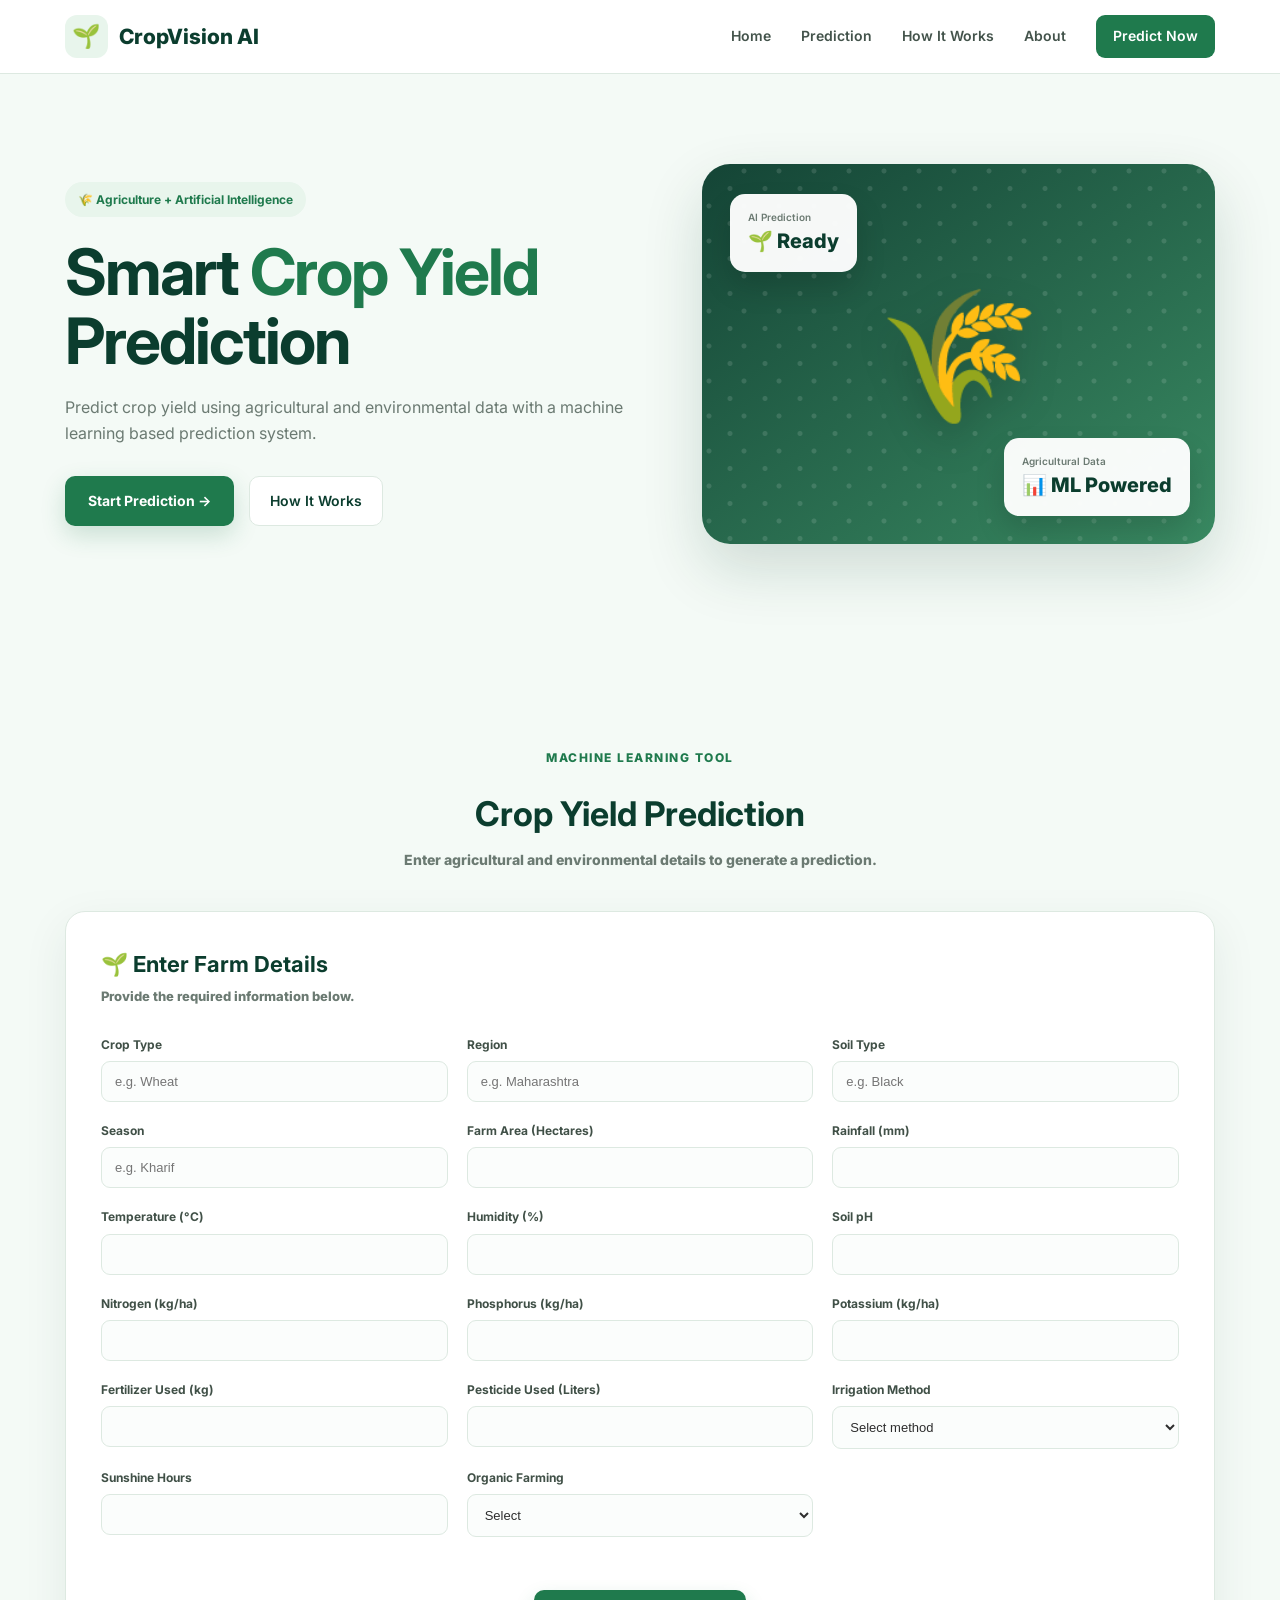
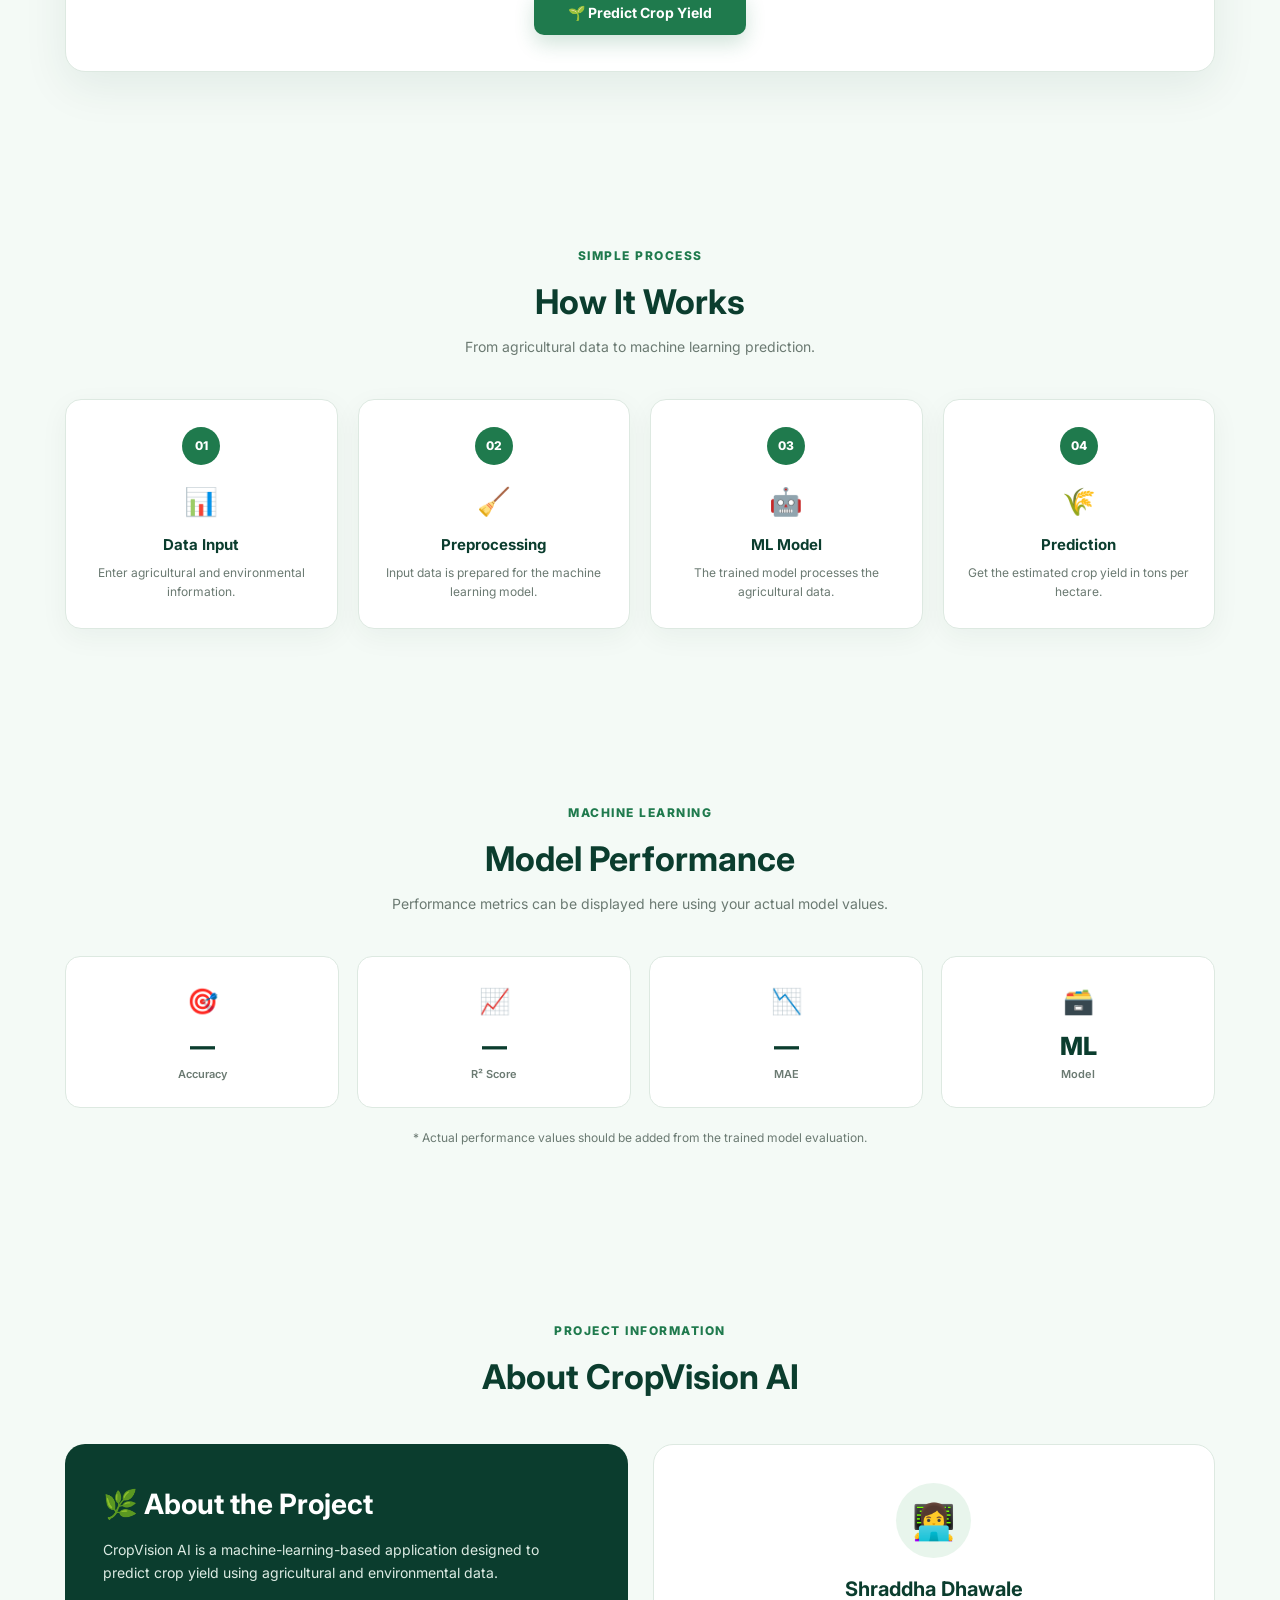
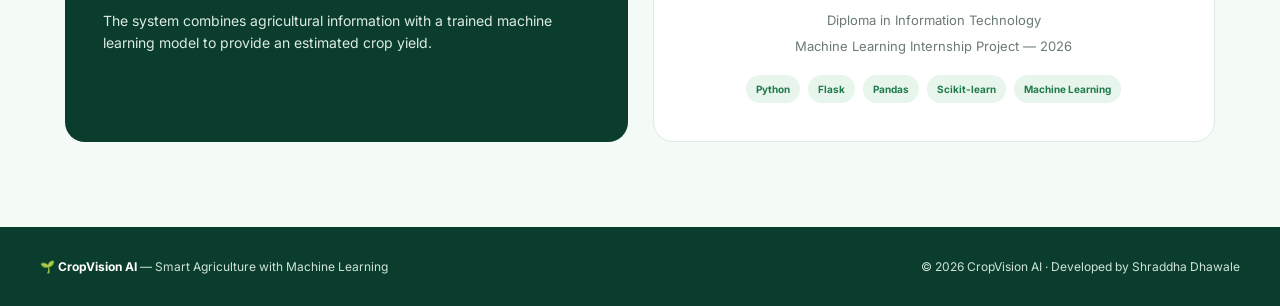
<file: index.html>
<!DOCTYPE html>
<html lang="en">
<head>
    <meta charset="UTF-8">
    <meta name="viewport" content="width=device-width, initial-scale=1.0">

    <title>CropVision AI | Smart Crop Yield Prediction</title>

    <link rel="preconnect" href="https://fonts.googleapis.com">
    <link rel="preconnect" href="https://fonts.gstatic.com" crossorigin>
    <link href="https://fonts.googleapis.com/css2?family=Inter:wght@400;500;600;700;800&display=swap" rel="stylesheet">

    <style>
        :root {
            --forest: #0B3D2E;
            --green: #1F7A4D;
            --green-light: #E8F5EC;
            --green-soft: #F4FAF6;
            --white: #FFFFFF;
            --amber: #F4A300;
            --text: #2E2E2E;
            --muted: #6B7A72;
            --border: #DDE9E1;
            --shadow: 0 15px 45px rgba(11, 61, 46, 0.08);
        }

        * {
            margin: 0;
            padding: 0;
            box-sizing: border-box;
        }

        html {
            scroll-behavior: smooth;
        }

        body {
            font-family: "Inter", sans-serif;
            background: var(--green-soft);
            color: var(--text);
            line-height: 1.6;
        }

        /* ================= NAVBAR ================= */

        header {
            position: sticky;
            top: 0;
            z-index: 1000;
            background: rgba(255, 255, 255, 0.94);
            backdrop-filter: blur(14px);
            border-bottom: 1px solid var(--border);
        }

        .navbar {
            max-width: 1200px;
            margin: auto;
            padding: 15px 25px;
            display: flex;
            align-items: center;
            justify-content: space-between;
        }

        .logo {
            display: flex;
            align-items: center;
            gap: 11px;
            text-decoration: none;
            color: var(--forest);
        }

        .logo-icon {
            width: 43px;
            height: 43px;
            display: grid;
            place-items: center;
            border-radius: 12px;
            background: var(--green-light);
            font-size: 23px;
        }

        .logo-text {
            font-size: 21px;
            font-weight: 800;
        }

        .nav-links {
            display: flex;
            align-items: center;
            gap: 30px;
        }

        .nav-links a {
            color: #43534B;
            text-decoration: none;
            font-size: 14px;
            font-weight: 600;
            position: relative;
            padding: 5px 0;
        }

        .nav-links a::after {
            content: "";
            position: absolute;
            left: 0;
            bottom: -3px;
            width: 0;
            height: 2px;
            background: var(--green);
            transition: 0.2s;
        }

        .nav-links a:hover {
            color: var(--green);
        }

        .nav-links a:hover::after {
            width: 100%;
        }

        .nav-btn {
            background: var(--green);
            color: white !important;
            padding: 10px 17px !important;
            border-radius: 9px;
        }

        .nav-btn::after {
            display: none;
        }

        .nav-btn:hover {
            background: var(--forest);
        }

        /* ================= HERO ================= */

        .hero {
            max-width: 1200px;
            margin: 0 auto;
            padding: 90px 25px 80px;
            display: grid;
            grid-template-columns: 1.05fr 0.95fr;
            gap: 70px;
            align-items: center;
        }

        .badge {
            display: inline-flex;
            align-items: center;
            gap: 7px;
            padding: 8px 13px;
            border-radius: 30px;
            background: var(--green-light);
            color: var(--green);
            font-size: 12px;
            font-weight: 700;
            margin-bottom: 20px;
        }

        .hero h1 {
            color: var(--forest);
            font-size: clamp(40px, 5vw, 65px);
            line-height: 1.08;
            letter-spacing: -2px;
            margin-bottom: 20px;
        }

        .hero h1 span {
            color: var(--green);
        }

        .hero-description {
            max-width: 600px;
            color: var(--muted);
            font-size: 16px;
            margin-bottom: 30px;
        }

        .hero-actions {
            display: flex;
            align-items: center;
            gap: 15px;
        }

        .primary-btn {
            display: inline-flex;
            align-items: center;
            gap: 8px;
            text-decoration: none;
            background: var(--green);
            color: white;
            padding: 14px 23px;
            border-radius: 10px;
            font-weight: 700;
            font-size: 14px;
            transition: 0.2s ease;
            box-shadow: 0 9px 25px rgba(31, 122, 77, 0.2);
        }

        .primary-btn:hover {
            background: var(--forest);
            transform: translateY(-2px);
        }

        .secondary-btn {
            text-decoration: none;
            color: var(--forest);
            border: 1px solid var(--border);
            background: white;
            padding: 13px 20px;
            border-radius: 10px;
            font-size: 14px;
            font-weight: 600;
        }

        /* HERO VISUAL */

        .hero-visual {
            min-height: 380px;
            border-radius: 28px;
            background:
                linear-gradient(
                    145deg,
                    rgba(11,61,46,0.96),
                    rgba(31,122,77,0.88)
                );
            position: relative;
            overflow: hidden;
            display: flex;
            align-items: center;
            justify-content: center;
            box-shadow: 0 25px 60px rgba(11,61,46,0.16);
        }

        .leaf-pattern {
            position: absolute;
            inset: 0;
            opacity: 0.12;
            background-image:
                radial-gradient(circle at 20% 20%, white 2px, transparent 3px),
                radial-gradient(circle at 80% 70%, white 2px, transparent 3px);
            background-size: 35px 35px;
        }

        .farm-icon {
            font-size: 130px;
            position: relative;
            z-index: 2;
            filter: drop-shadow(0 15px 20px rgba(0,0,0,0.18));
        }

        .floating-card {
            position: absolute;
            background: rgba(255,255,255,0.96);
            border-radius: 15px;
            padding: 15px 18px;
            box-shadow: 0 15px 30px rgba(0,0,0,0.14);
        }

        .floating-card.top {
            top: 30px;
            left: 28px;
        }

        .floating-card.bottom {
            bottom: 28px;
            right: 25px;
        }

        .floating-title {
            font-size: 10px;
            color: var(--muted);
            font-weight: 600;
        }

        .floating-value {
            font-size: 20px;
            color: var(--forest);
            font-weight: 800;
        }

        /* ================= SECTIONS ================= */

        .section {
            max-width: 1200px;
            margin: auto;
            padding: 85px 25px;
        }

        .section-heading {
            text-align: center;
            margin-bottom: 40px;
        }

        .section-heading span {
            color: var(--green);
            font-size: 12px;
            font-weight: 800;
            text-transform: uppercase;
            letter-spacing: 1.5px;
        }

        .section-heading h2 {
            color: var(--forest);
            font-size: 34px;
            margin: 7px 0;
        }

        .section-heading p {
            color: var(--muted);
            font-size: 14px;
        }

        /* ================= PREDICTION ================= */

        .prediction-card {
            background: white;
            border: 1px solid var(--border);
            border-radius: 20px;
            padding: 35px;
            box-shadow: var(--shadow);
        }

        .prediction-header {
            margin-bottom: 28px;
        }

        .prediction-header h3 {
            color: var(--forest);
            font-size: 22px;
        }

        .prediction-header p {
            color: var(--muted);
            font-size: 13px;
            margin-top: 4px;
        }

        .form-grid {
            display: grid;
            grid-template-columns: repeat(3, 1fr);
            gap: 19px;
        }

        .field {
            display: flex;
            flex-direction: column;
        }

        .field label {
            font-size: 12px;
            font-weight: 700;
            color: #405047;
            margin-bottom: 7px;
        }

        input,
        select {
            width: 100%;
            padding: 12px 13px;
            border: 1px solid var(--border);
            border-radius: 9px;
            background: #FBFDFC;
            color: var(--text);
            font-size: 13px;
            outline: none;
            transition: 0.2s;
        }

        input:focus,
        select:focus {
            border-color: var(--green);
            box-shadow: 0 0 0 3px rgba(31,122,77,0.10);
            background: white;
        }

        .predict-area {
            text-align: center;
            margin-top: 32px;
        }

        .predict-btn {
            border: none;
            background: var(--green);
            color: white;
            padding: 14px 34px;
            border-radius: 10px;
            font-family: inherit;
            font-weight: 700;
            cursor: pointer;
            font-size: 14px;
            transition: 0.2s;
            box-shadow: 0 9px 20px rgba(31,122,77,0.20);
        }

        .predict-btn:hover {
            background: var(--forest);
            transform: scale(1.02);
        }

        /* RESULT */

        #result {
            display: none;
            margin-top: 30px;
            border-radius: 15px;
            background: var(--green-light);
            border-left: 6px solid var(--green);
            padding: 25px;
        }

        .result-label {
            color: var(--green);
            font-size: 12px;
            font-weight: 800;
            text-transform: uppercase;
        }

        #prediction {
            color: var(--forest);
            font-size: 42px;
            font-weight: 800;
            margin-top: 4px;
        }

        .result-subtitle {
            color: var(--muted);
            font-size: 12px;
        }

        #error {
            display: none;
            margin-top: 20px;
            padding: 13px;
            border-radius: 9px;
            color: #991B1B;
            background: #FEF2F2;
            border: 1px solid #FECACA;
            font-size: 13px;
        }

        /* ================= HOW IT WORKS ================= */

        .steps {
            display: grid;
            grid-template-columns: repeat(4, 1fr);
            gap: 20px;
        }

        .step {
            background: white;
            border: 1px solid var(--border);
            border-radius: 16px;
            padding: 27px 20px;
            text-align: center;
            box-shadow: 0 8px 28px rgba(11,61,46,0.05);
            position: relative;
        }

        .step-number {
            width: 38px;
            height: 38px;
            margin: 0 auto 15px;
            display: grid;
            place-items: center;
            border-radius: 50%;
            background: var(--green);
            color: white;
            font-size: 12px;
            font-weight: 800;
        }

        .step-icon {
            font-size: 27px;
            margin-bottom: 10px;
        }

        .step h3 {
            color: var(--forest);
            font-size: 15px;
            margin-bottom: 6px;
        }

        .step p {
            color: var(--muted);
            font-size: 12px;
        }

        /* ================= PERFORMANCE ================= */

        .metrics {
            display: grid;
            grid-template-columns: repeat(4, 1fr);
            gap: 18px;
        }

        .metric {
            background: white;
            border: 1px solid var(--border);
            border-radius: 15px;
            padding: 24px;
            text-align: center;
        }

        .metric-icon {
            font-size: 25px;
        }

        .metric-value {
            color: var(--forest);
            font-size: 25px;
            font-weight: 800;
            margin-top: 5px;
        }

        .metric-label {
            color: var(--muted);
            font-size: 11px;
            font-weight: 600;
        }

        .metric-note {
            margin-top: 20px;
            text-align: center;
            color: var(--muted);
            font-size: 12px;
        }

        /* ================= ABOUT ================= */

        .about-wrapper {
            display: grid;
            grid-template-columns: 1fr 1fr;
            gap: 25px;
        }

        .about-card {
            background: var(--forest);
            color: white;
            border-radius: 20px;
            padding: 38px;
        }

        .about-card h2 {
            font-size: 28px;
            margin-bottom: 12px;
        }

        .about-card p {
            color: #DCEBE3;
            font-size: 14px;
        }

        .developer-card {
            background: white;
            border: 1px solid var(--border);
            border-radius: 20px;
            padding: 38px;
            text-align: center;
        }

        .developer-avatar {
            width: 75px;
            height: 75px;
            border-radius: 50%;
            background: var(--green-light);
            display: grid;
            place-items: center;
            margin: 0 auto 15px;
            font-size: 35px;
        }

        .developer-card h3 {
            color: var(--forest);
            font-size: 20px;
        }

        .developer-card p {
            color: var(--muted);
            font-size: 13px;
            margin-top: 5px;
        }

        .tech-pills {
            margin-top: 18px;
            display: flex;
            justify-content: center;
            flex-wrap: wrap;
            gap: 8px;
        }

        .pill {
            padding: 6px 10px;
            border-radius: 20px;
            background: var(--green-light);
            color: var(--green);
            font-size: 10px;
            font-weight: 700;
        }

        /* ================= FOOTER ================= */

        footer {
            background: var(--forest);
            color: #CFE3D8;
            padding: 30px 25px;
        }

        .footer-inner {
            max-width: 1200px;
            margin: auto;
            display: flex;
            justify-content: space-between;
            align-items: center;
            gap: 20px;
        }

        footer strong {
            color: white;
        }

        footer p {
            font-size: 12px;
        }

        /* ================= RESPONSIVE ================= */

        @media (max-width: 950px) {

            .hero {
                grid-template-columns: 1fr;
                text-align: center;
                gap: 40px;
            }

            .hero-description {
                margin-left: auto;
                margin-right: auto;
            }

            .hero-actions {
                justify-content: center;
            }

            .hero-visual {
                max-width: 550px;
                width: 100%;
                margin: auto;
            }

            .form-grid {
                grid-template-columns: repeat(2, 1fr);
            }

            .steps {
                grid-template-columns: repeat(2, 1fr);
            }

            .metrics {
                grid-template-columns: repeat(2, 1fr);
            }
        }

        @media (max-width: 700px) {

            .nav-links a:not(.nav-btn) {
                display: none;
            }

            .navbar {
                padding: 13px 18px;
            }

            .hero {
                padding: 60px 20px;
            }

            .hero h1 {
                font-size: 42px;
            }

            .hero-visual {
                min-height: 280px;
            }

            .farm-icon {
                font-size: 90px;
            }

            .section {
                padding: 60px 18px;
            }

            .section-heading h2 {
                font-size: 28px;
            }

            .prediction-card {
                padding: 22px;
            }

            .form-grid,
            .steps,
            .metrics,
            .about-wrapper {
                grid-template-columns: 1fr;
            }

            .footer-inner {
                flex-direction: column;
                text-align: center;
            }
        }
    </style>
</head>

<body>

<!-- ================= NAVBAR ================= -->

<header>
    <nav class="navbar">

        <a href="#home" class="logo">
            <div class="logo-icon">🌱</div>
            <div class="logo-text">CropVision AI</div>
        </a>

        <div class="nav-links">
            <a href="#home">Home</a>
            <a href="#prediction">Prediction</a>
            <a href="#how-it-works">How It Works</a>
            <a href="#about">About</a>
            <a href="#prediction" class="nav-btn">Predict Now</a>
        </div>

    </nav>
</header>


<!-- ================= HERO ================= -->

<section class="hero" id="home">

    <div>

        <div class="badge">
            🌾 Agriculture + Artificial Intelligence
        </div>

        <h1>
            Smart <span>Crop Yield</span> Prediction
        </h1>

        <p class="hero-description">
            Predict crop yield using agricultural and environmental
            data with a machine learning based prediction system.
        </p>

        <div class="hero-actions">

            <a href="#prediction" class="primary-btn">
                Start Prediction →
            </a>

            <a href="#how-it-works" class="secondary-btn">
                How It Works
            </a>

        </div>

    </div>


    <div class="hero-visual">

        <div class="leaf-pattern"></div>

        <div class="floating-card top">
            <div class="floating-title">AI Prediction</div>
            <div class="floating-value">🌱 Ready</div>
        </div>

        <div class="farm-icon">
            🌾
        </div>

        <div class="floating-card bottom">
            <div class="floating-title">Agricultural Data</div>
            <div class="floating-value">📊 ML Powered</div>
        </div>

    </div>

</section>


<!-- ================= PREDICTION ================= -->

<section class="section" id="prediction">

    <div class="section-heading">
        <span>Machine Learning Tool</span>
        <h2>Crop Yield Prediction</h2>
        <p>Enter agricultural and environmental details to generate a prediction.</p>
    </div>


    <div class="prediction-card">

        <div class="prediction-header">
            <h3>🌱 Enter Farm Details</h3>
            <p>Provide the required information below.</p>
        </div>


        <form id="predictionForm">

            <div class="form-grid">

                <div class="field">
                    <label>Crop Type</label>
                    <input type="text" id="Crop_Type" placeholder="e.g. Wheat" required>
                </div>

                <div class="field">
                    <label>Region</label>
                    <input type="text" id="Region" placeholder="e.g. Maharashtra" required>
                </div>

                <div class="field">
                    <label>Soil Type</label>
                    <input type="text" id="Soil_Type" placeholder="e.g. Black" required>
                </div>

                <div class="field">
                    <label>Season</label>
                    <input type="text" id="Season" placeholder="e.g. Kharif" required>
                </div>

                <div class="field">
                    <label>Farm Area (Hectares)</label>
                    <input type="number" step="any" id="Farm_Area_Hectares" required>
                </div>

                <div class="field">
                    <label>Rainfall (mm)</label>
                    <input type="number" step="any" id="Rainfall_mm" required>
                </div>

                <div class="field">
                    <label>Temperature (°C)</label>
                    <input type="number" step="any" id="Temperature_C" required>
                </div>

                <div class="field">
                    <label>Humidity (%)</label>
                    <input type="number" step="any" id="Humidity_Percent" required>
                </div>

                <div class="field">
                    <label>Soil pH</label>
                    <input type="number" step="any" id="Soil_pH" required>
                </div>

                <div class="field">
                    <label>Nitrogen (kg/ha)</label>
                    <input type="number" step="any" id="Nitrogen_kg_ha" required>
                </div>

                <div class="field">
                    <label>Phosphorus (kg/ha)</label>
                    <input type="number" step="any" id="Phosphorus_kg_ha" required>
                </div>

                <div class="field">
                    <label>Potassium (kg/ha)</label>
                    <input type="number" step="any" id="Potassium_kg_ha" required>
                </div>

                <div class="field">
                    <label>Fertilizer Used (kg)</label>
                    <input type="number" step="any" id="Fertilizer_Used_kg" required>
                </div>

                <div class="field">
                    <label>Pesticide Used (Liters)</label>
                    <input type="number" step="any" id="Pesticide_Used_Liters" required>
                </div>

                <div class="field">
                    <label>Irrigation Method</label>

                    <select id="Irrigation_Method" required>
                        <option value="">Select method</option>
                        <option value="Drip">Drip</option>
                        <option value="Sprinkler">Sprinkler</option>
                        <option value="Flood">Flood</option>
                    </select>

                </div>

                <div class="field">
                    <label>Sunshine Hours</label>
                    <input type="number" step="any" id="Sunshine_Hours" required>
                </div>

                <div class="field">
                    <label>Organic Farming</label>

                    <select id="Organic_Farming" required>
                        <option value="">Select</option>
                        <option value="Yes">Yes</option>
                        <option value="No">No</option>
                    </select>

                </div>

            </div>


            <div class="predict-area">

                <button type="submit" class="predict-btn">
                    🌱 Predict Crop Yield
                </button>

            </div>

        </form>


        <div id="error"></div>


        <div id="result">

            <div class="result-label">
                Prediction Result
            </div>

            <div id="prediction"></div>

            <div class="result-subtitle">
                Estimated crop yield per hectare
            </div>

        </div>

    </div>

</section>


<!-- ================= HOW IT WORKS ================= -->

<section class="section" id="how-it-works">

    <div class="section-heading">
        <span>Simple Process</span>
        <h2>How It Works</h2>
        <p>From agricultural data to machine learning prediction.</p>
    </div>


    <div class="steps">

        <div class="step">

            <div class="step-number">01</div>

            <div class="step-icon">📊</div>

            <h3>Data Input</h3>

            <p>
                Enter agricultural and environmental information.
            </p>

        </div>


        <div class="step">

            <div class="step-number">02</div>

            <div class="step-icon">🧹</div>

            <h3>Preprocessing</h3>

            <p>
                Input data is prepared for the machine learning model.
            </p>

        </div>


        <div class="step">

            <div class="step-number">03</div>

            <div class="step-icon">🤖</div>

            <h3>ML Model</h3>

            <p>
                The trained model processes the agricultural data.
            </p>

        </div>


        <div class="step">

            <div class="step-number">04</div>

            <div class="step-icon">🌾</div>

            <h3>Prediction</h3>

            <p>
                Get the estimated crop yield in tons per hectare.
            </p>

        </div>

    </div>

</section>


<!-- ================= MODEL PERFORMANCE ================= -->

<section class="section">

    <div class="section-heading">
        <span>Machine Learning</span>
        <h2>Model Performance</h2>
        <p>Performance metrics can be displayed here using your actual model values.</p>
    </div>


    <div class="metrics">

        <div class="metric">
            <div class="metric-icon">🎯</div>
            <div class="metric-value">—</div>
            <div class="metric-label">Accuracy</div>
        </div>

        <div class="metric">
            <div class="metric-icon">📈</div>
            <div class="metric-value">—</div>
            <div class="metric-label">R² Score</div>
        </div>

        <div class="metric">
            <div class="metric-icon">📉</div>
            <div class="metric-value">—</div>
            <div class="metric-label">MAE</div>
        </div>

        <div class="metric">
            <div class="metric-icon">🗃️</div>
            <div class="metric-value">ML</div>
            <div class="metric-label">Model</div>
        </div>

    </div>

    <p class="metric-note">
        * Actual performance values should be added from the trained model evaluation.
    </p>

</section>


<!-- ================= ABOUT + DEVELOPER ================= -->

<section class="section" id="about">

    <div class="section-heading">
        <span>Project Information</span>
        <h2>About CropVision AI</h2>
    </div>


    <div class="about-wrapper">

        <div class="about-card">

            <h2>🌿 About the Project</h2>

            <p>
                CropVision AI is a machine-learning-based application
                designed to predict crop yield using agricultural and
                environmental data.
            </p>

            <br>

            <p>
                The system combines agricultural information with a
                trained machine learning model to provide an estimated
                crop yield.
            </p>

        </div>


        <div class="developer-card">

            <div class="developer-avatar">
                👩‍💻
            </div>

            <h3>Shraddha Dhawale</h3>

            <p>
                Diploma in Information Technology
            </p>

            <p>
                Machine Learning Internship Project — 2026
            </p>


            <div class="tech-pills">

                <span class="pill">Python</span>
                <span class="pill">Flask</span>
                <span class="pill">Pandas</span>
                <span class="pill">Scikit-learn</span>
                <span class="pill">Machine Learning</span>

            </div>

        </div>

    </div>

</section>


<!-- ================= FOOTER ================= -->

<footer>

    <div class="footer-inner">

        <p>
            🌱 <strong>CropVision AI</strong>
            — Smart Agriculture with Machine Learning
        </p>

        <p>
            © 2026 CropVision AI · Developed by Shraddha Dhawale
        </p>

    </div>

</footer>


<!-- ================= JAVASCRIPT ================= -->

<script>

document
    .getElementById("predictionForm")
    .addEventListener("submit", async function(event) {

        event.preventDefault();

        const data = {

            Crop_Type:
                document.getElementById("Crop_Type").value,

            Region:
                document.getElementById("Region").value,

            Soil_Type:
                document.getElementById("Soil_Type").value,

            Season:
                document.getElementById("Season").value,

            Farm_Area_Hectares:
                document.getElementById("Farm_Area_Hectares").value,

            Rainfall_mm:
                document.getElementById("Rainfall_mm").value,

            Temperature_C:
                document.getElementById("Temperature_C").value,

            Humidity_Percent:
                document.getElementById("Humidity_Percent").value,

            Soil_pH:
                document.getElementById("Soil_pH").value,

            Nitrogen_kg_ha:
                document.getElementById("Nitrogen_kg_ha").value,

            Phosphorus_kg_ha:
                document.getElementById("Phosphorus_kg_ha").value,

            Potassium_kg_ha:
                document.getElementById("Potassium_kg_ha").value,

            Fertilizer_Used_kg:
                document.getElementById("Fertilizer_Used_kg").value,

            Pesticide_Used_Liters:
                document.getElementById("Pesticide_Used_Liters").value,

            Irrigation_Method:
                document.getElementById("Irrigation_Method").value,

            Sunshine_Hours:
                document.getElementById("Sunshine_Hours").value,

            Organic_Farming:
                document.getElementById("Organic_Farming").value
        };


        try {

            const response = await fetch("/predict", {

                method: "POST",

                headers: {
                    "Content-Type": "application/json"
                },

                body: JSON.stringify(data)

            });


            const result = await response.json();


            if (result.success) {

                document.getElementById("error").style.display = "none";

                document.getElementById("result").style.display = "block";

                document.getElementById("prediction").innerText =
                    result.prediction + " Tons / Hectare";

                document.getElementById("result").scrollIntoView({
                    behavior: "smooth",
                    block: "center"
                });

            }

            else {

                document.getElementById("result").style.display = "none";

                document.getElementById("error").style.display = "block";

                document.getElementById("error").innerText =
                    result.error;

            }

        }

        catch (error) {

            document.getElementById("result").style.display = "none";

            document.getElementById("error").style.display = "block";

            document.getElementById("error").innerText =
                "Could not connect to prediction server.";

        }

    });

</script>

</body>
</html>
</file>
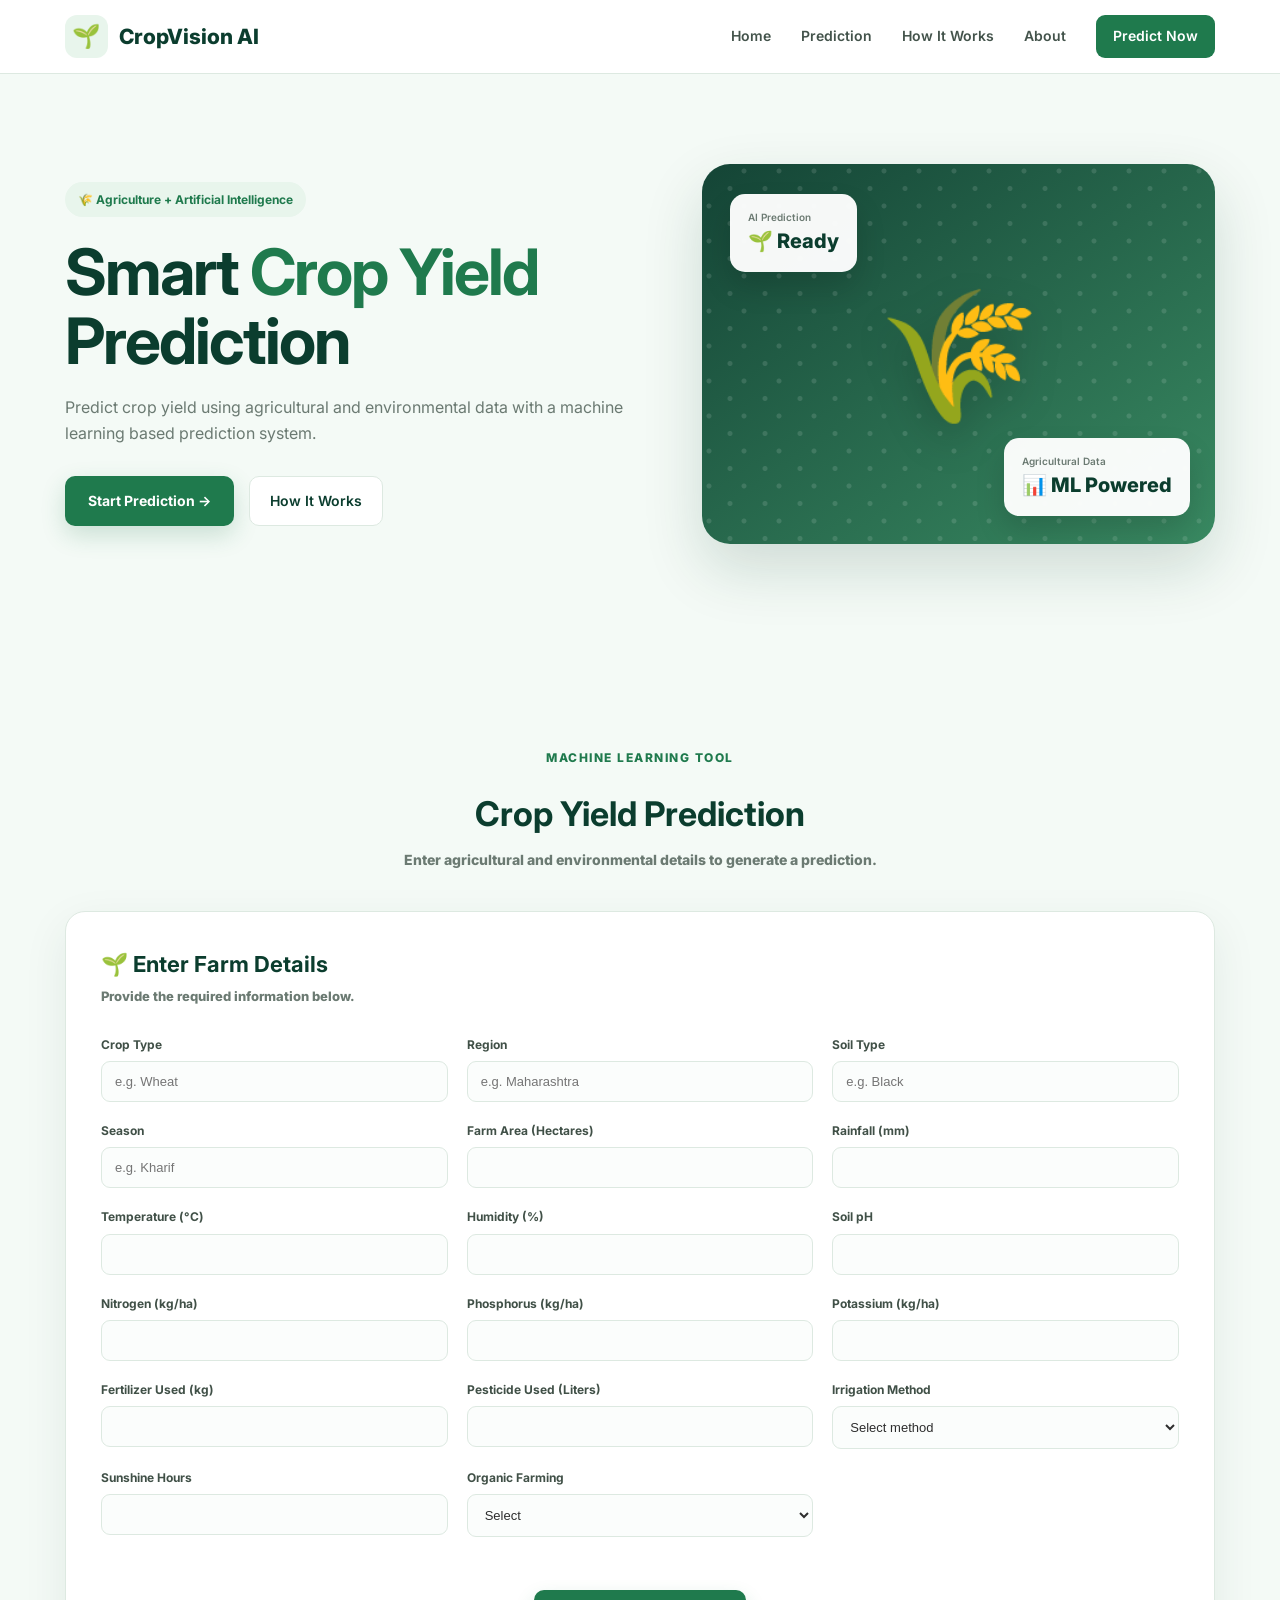
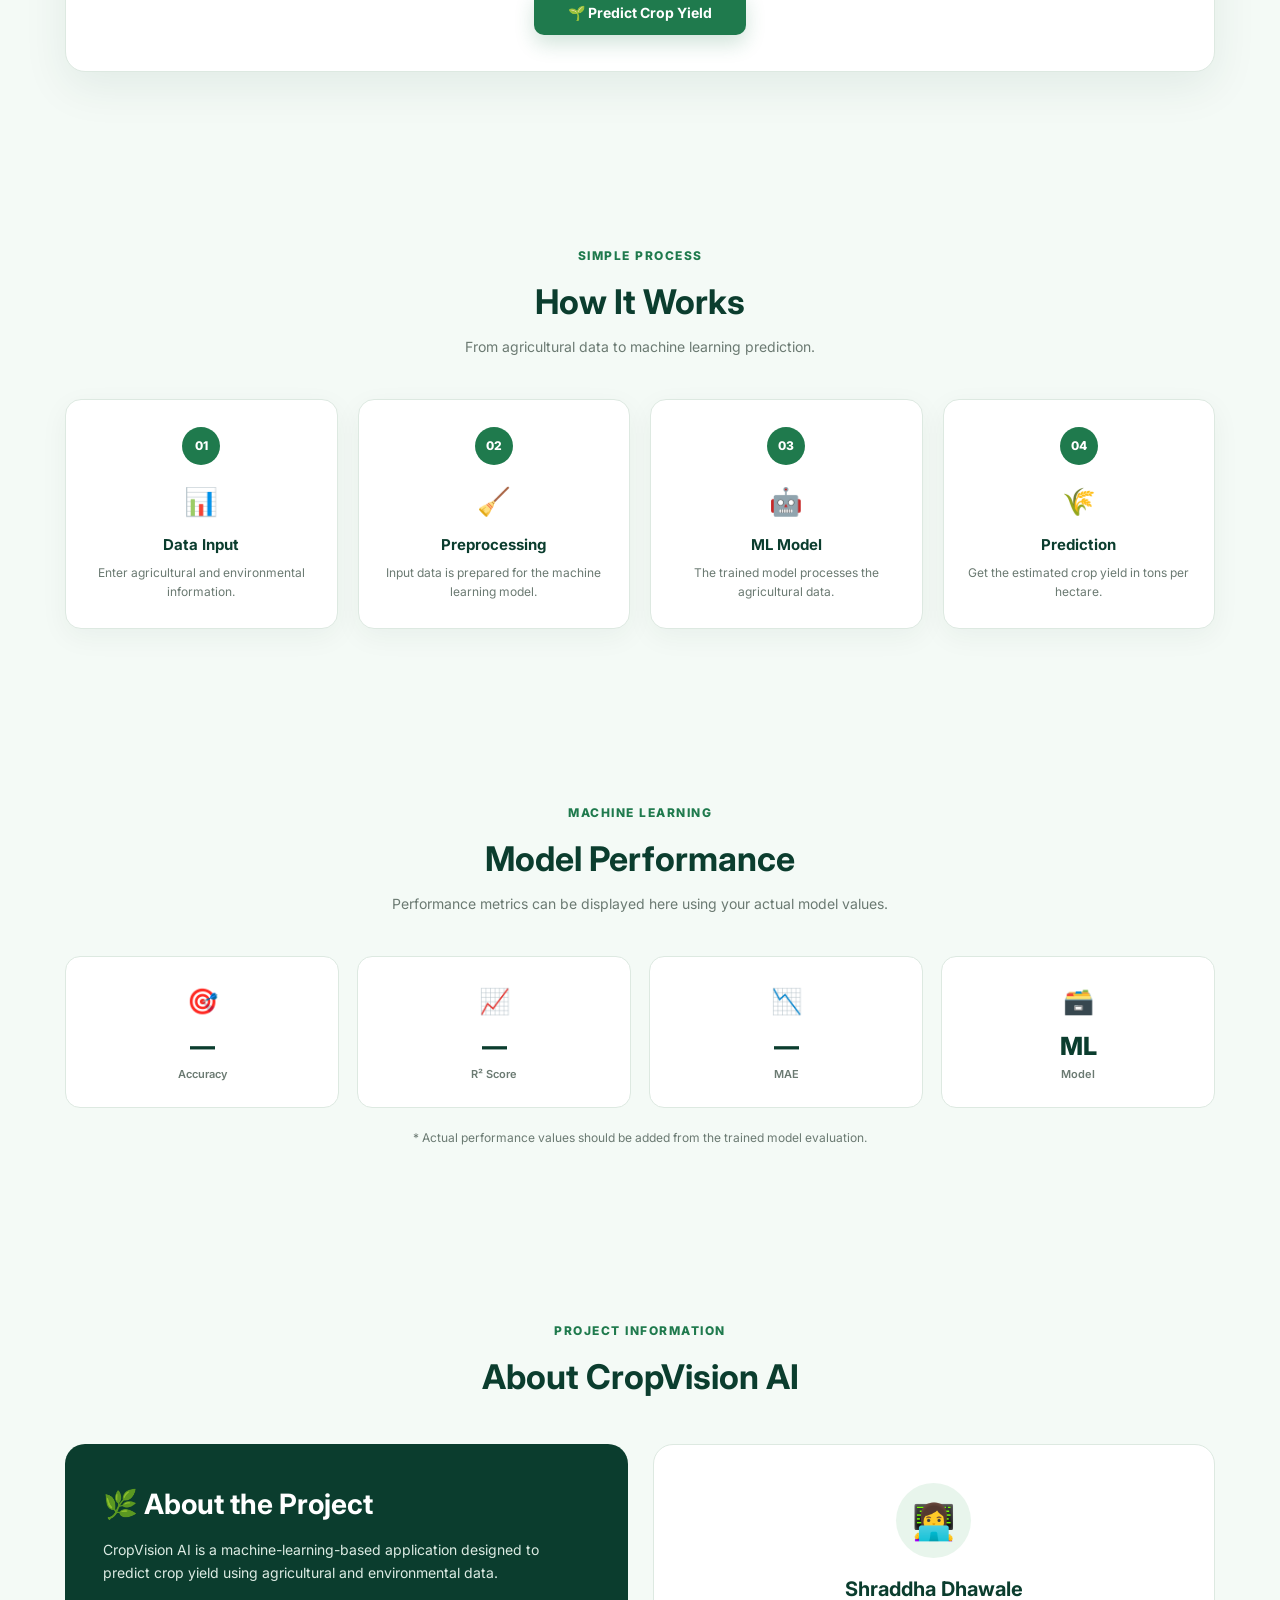
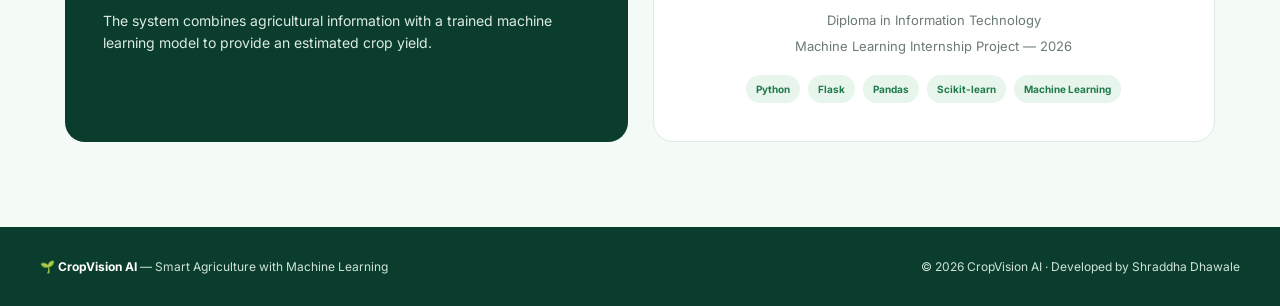
<file: templates/index.html>
<!DOCTYPE html>
<html lang="en">
<head>
    <meta charset="UTF-8">
    <meta name="viewport" content="width=device-width, initial-scale=1.0">

    <title>CropVision AI | Smart Crop Yield Prediction</title>

    <link rel="preconnect" href="https://fonts.googleapis.com">
    <link rel="preconnect" href="https://fonts.gstatic.com" crossorigin>
    <link href="https://fonts.googleapis.com/css2?family=Inter:wght@400;500;600;700;800&display=swap" rel="stylesheet">

    <style>
        :root {
            --forest: #0B3D2E;
            --green: #1F7A4D;
            --green-light: #E8F5EC;
            --green-soft: #F4FAF6;
            --white: #FFFFFF;
            --amber: #F4A300;
            --text: #2E2E2E;
            --muted: #6B7A72;
            --border: #DDE9E1;
            --shadow: 0 15px 45px rgba(11, 61, 46, 0.08);
        }

        * {
            margin: 0;
            padding: 0;
            box-sizing: border-box;
        }

        html {
            scroll-behavior: smooth;
        }

        body {
            font-family: "Inter", sans-serif;
            background: var(--green-soft);
            color: var(--text);
            line-height: 1.6;
        }

        /* ================= NAVBAR ================= */

        header {
            position: sticky;
            top: 0;
            z-index: 1000;
            background: rgba(255, 255, 255, 0.94);
            backdrop-filter: blur(14px);
            border-bottom: 1px solid var(--border);
        }

        .navbar {
            max-width: 1200px;
            margin: auto;
            padding: 15px 25px;
            display: flex;
            align-items: center;
            justify-content: space-between;
        }

        .logo {
            display: flex;
            align-items: center;
            gap: 11px;
            text-decoration: none;
            color: var(--forest);
        }

        .logo-icon {
            width: 43px;
            height: 43px;
            display: grid;
            place-items: center;
            border-radius: 12px;
            background: var(--green-light);
            font-size: 23px;
        }

        .logo-text {
            font-size: 21px;
            font-weight: 800;
        }

        .nav-links {
            display: flex;
            align-items: center;
            gap: 30px;
        }

        .nav-links a {
            color: #43534B;
            text-decoration: none;
            font-size: 14px;
            font-weight: 600;
            position: relative;
            padding: 5px 0;
        }

        .nav-links a::after {
            content: "";
            position: absolute;
            left: 0;
            bottom: -3px;
            width: 0;
            height: 2px;
            background: var(--green);
            transition: 0.2s;
        }

        .nav-links a:hover {
            color: var(--green);
        }

        .nav-links a:hover::after {
            width: 100%;
        }

        .nav-btn {
            background: var(--green);
            color: white !important;
            padding: 10px 17px !important;
            border-radius: 9px;
        }

        .nav-btn::after {
            display: none;
        }

        .nav-btn:hover {
            background: var(--forest);
        }

        /* ================= HERO ================= */

        .hero {
            max-width: 1200px;
            margin: 0 auto;
            padding: 90px 25px 80px;
            display: grid;
            grid-template-columns: 1.05fr 0.95fr;
            gap: 70px;
            align-items: center;
        }

        .badge {
            display: inline-flex;
            align-items: center;
            gap: 7px;
            padding: 8px 13px;
            border-radius: 30px;
            background: var(--green-light);
            color: var(--green);
            font-size: 12px;
            font-weight: 700;
            margin-bottom: 20px;
        }

        .hero h1 {
            color: var(--forest);
            font-size: clamp(40px, 5vw, 65px);
            line-height: 1.08;
            letter-spacing: -2px;
            margin-bottom: 20px;
        }

        .hero h1 span {
            color: var(--green);
        }

        .hero-description {
            max-width: 600px;
            color: var(--muted);
            font-size: 16px;
            margin-bottom: 30px;
        }

        .hero-actions {
            display: flex;
            align-items: center;
            gap: 15px;
        }

        .primary-btn {
            display: inline-flex;
            align-items: center;
            gap: 8px;
            text-decoration: none;
            background: var(--green);
            color: white;
            padding: 14px 23px;
            border-radius: 10px;
            font-weight: 700;
            font-size: 14px;
            transition: 0.2s ease;
            box-shadow: 0 9px 25px rgba(31, 122, 77, 0.2);
        }

        .primary-btn:hover {
            background: var(--forest);
            transform: translateY(-2px);
        }

        .secondary-btn {
            text-decoration: none;
            color: var(--forest);
            border: 1px solid var(--border);
            background: white;
            padding: 13px 20px;
            border-radius: 10px;
            font-size: 14px;
            font-weight: 600;
        }

        /* HERO VISUAL */

        .hero-visual {
            min-height: 380px;
            border-radius: 28px;
            background:
                linear-gradient(
                    145deg,
                    rgba(11,61,46,0.96),
                    rgba(31,122,77,0.88)
                );
            position: relative;
            overflow: hidden;
            display: flex;
            align-items: center;
            justify-content: center;
            box-shadow: 0 25px 60px rgba(11,61,46,0.16);
        }

        .leaf-pattern {
            position: absolute;
            inset: 0;
            opacity: 0.12;
            background-image:
                radial-gradient(circle at 20% 20%, white 2px, transparent 3px),
                radial-gradient(circle at 80% 70%, white 2px, transparent 3px);
            background-size: 35px 35px;
        }

        .farm-icon {
            font-size: 130px;
            position: relative;
            z-index: 2;
            filter: drop-shadow(0 15px 20px rgba(0,0,0,0.18));
        }

        .floating-card {
            position: absolute;
            background: rgba(255,255,255,0.96);
            border-radius: 15px;
            padding: 15px 18px;
            box-shadow: 0 15px 30px rgba(0,0,0,0.14);
        }

        .floating-card.top {
            top: 30px;
            left: 28px;
        }

        .floating-card.bottom {
            bottom: 28px;
            right: 25px;
        }

        .floating-title {
            font-size: 10px;
            color: var(--muted);
            font-weight: 600;
        }

        .floating-value {
            font-size: 20px;
            color: var(--forest);
            font-weight: 800;
        }

        /* ================= SECTIONS ================= */

        .section {
            max-width: 1200px;
            margin: auto;
            padding: 85px 25px;
        }

        .section-heading {
            text-align: center;
            margin-bottom: 40px;
        }

        .section-heading span {
            color: var(--green);
            font-size: 12px;
            font-weight: 800;
            text-transform: uppercase;
            letter-spacing: 1.5px;
        }

        .section-heading h2 {
            color: var(--forest);
            font-size: 34px;
            margin: 7px 0;
        }

        .section-heading p {
            color: var(--muted);
            font-size: 14px;
        }

        /* ================= PREDICTION ================= */

        .prediction-card {
            background: white;
            border: 1px solid var(--border);
            border-radius: 20px;
            padding: 35px;
            box-shadow: var(--shadow);
        }

        .prediction-header {
            margin-bottom: 28px;
        }

        .prediction-header h3 {
            color: var(--forest);
            font-size: 22px;
        }

        .prediction-header p {
            color: var(--muted);
            font-size: 13px;
            margin-top: 4px;
        }

        .form-grid {
            display: grid;
            grid-template-columns: repeat(3, 1fr);
            gap: 19px;
        }

        .field {
            display: flex;
            flex-direction: column;
        }

        .field label {
            font-size: 12px;
            font-weight: 700;
            color: #405047;
            margin-bottom: 7px;
        }

        input,
        select {
            width: 100%;
            padding: 12px 13px;
            border: 1px solid var(--border);
            border-radius: 9px;
            background: #FBFDFC;
            color: var(--text);
            font-size: 13px;
            outline: none;
            transition: 0.2s;
        }

        input:focus,
        select:focus {
            border-color: var(--green);
            box-shadow: 0 0 0 3px rgba(31,122,77,0.10);
            background: white;
        }

        .predict-area {
            text-align: center;
            margin-top: 32px;
        }

        .predict-btn {
            border: none;
            background: var(--green);
            color: white;
            padding: 14px 34px;
            border-radius: 10px;
            font-family: inherit;
            font-weight: 700;
            cursor: pointer;
            font-size: 14px;
            transition: 0.2s;
            box-shadow: 0 9px 20px rgba(31,122,77,0.20);
        }

        .predict-btn:hover {
            background: var(--forest);
            transform: scale(1.02);
        }

        /* RESULT */

        #result {
            display: none;
            margin-top: 30px;
            border-radius: 15px;
            background: var(--green-light);
            border-left: 6px solid var(--green);
            padding: 25px;
        }

        .result-label {
            color: var(--green);
            font-size: 12px;
            font-weight: 800;
            text-transform: uppercase;
        }

        #prediction {
            color: var(--forest);
            font-size: 42px;
            font-weight: 800;
            margin-top: 4px;
        }

        .result-subtitle {
            color: var(--muted);
            font-size: 12px;
        }

        #error {
            display: none;
            margin-top: 20px;
            padding: 13px;
            border-radius: 9px;
            color: #991B1B;
            background: #FEF2F2;
            border: 1px solid #FECACA;
            font-size: 13px;
        }

        /* ================= HOW IT WORKS ================= */

        .steps {
            display: grid;
            grid-template-columns: repeat(4, 1fr);
            gap: 20px;
        }

        .step {
            background: white;
            border: 1px solid var(--border);
            border-radius: 16px;
            padding: 27px 20px;
            text-align: center;
            box-shadow: 0 8px 28px rgba(11,61,46,0.05);
            position: relative;
        }

        .step-number {
            width: 38px;
            height: 38px;
            margin: 0 auto 15px;
            display: grid;
            place-items: center;
            border-radius: 50%;
            background: var(--green);
            color: white;
            font-size: 12px;
            font-weight: 800;
        }

        .step-icon {
            font-size: 27px;
            margin-bottom: 10px;
        }

        .step h3 {
            color: var(--forest);
            font-size: 15px;
            margin-bottom: 6px;
        }

        .step p {
            color: var(--muted);
            font-size: 12px;
        }

        /* ================= PERFORMANCE ================= */

        .metrics {
            display: grid;
            grid-template-columns: repeat(4, 1fr);
            gap: 18px;
        }

        .metric {
            background: white;
            border: 1px solid var(--border);
            border-radius: 15px;
            padding: 24px;
            text-align: center;
        }

        .metric-icon {
            font-size: 25px;
        }

        .metric-value {
            color: var(--forest);
            font-size: 25px;
            font-weight: 800;
            margin-top: 5px;
        }

        .metric-label {
            color: var(--muted);
            font-size: 11px;
            font-weight: 600;
        }

        .metric-note {
            margin-top: 20px;
            text-align: center;
            color: var(--muted);
            font-size: 12px;
        }

        /* ================= ABOUT ================= */

        .about-wrapper {
            display: grid;
            grid-template-columns: 1fr 1fr;
            gap: 25px;
        }

        .about-card {
            background: var(--forest);
            color: white;
            border-radius: 20px;
            padding: 38px;
        }

        .about-card h2 {
            font-size: 28px;
            margin-bottom: 12px;
        }

        .about-card p {
            color: #DCEBE3;
            font-size: 14px;
        }

        .developer-card {
            background: white;
            border: 1px solid var(--border);
            border-radius: 20px;
            padding: 38px;
            text-align: center;
        }

        .developer-avatar {
            width: 75px;
            height: 75px;
            border-radius: 50%;
            background: var(--green-light);
            display: grid;
            place-items: center;
            margin: 0 auto 15px;
            font-size: 35px;
        }

        .developer-card h3 {
            color: var(--forest);
            font-size: 20px;
        }

        .developer-card p {
            color: var(--muted);
            font-size: 13px;
            margin-top: 5px;
        }

        .tech-pills {
            margin-top: 18px;
            display: flex;
            justify-content: center;
            flex-wrap: wrap;
            gap: 8px;
        }

        .pill {
            padding: 6px 10px;
            border-radius: 20px;
            background: var(--green-light);
            color: var(--green);
            font-size: 10px;
            font-weight: 700;
        }

        /* ================= FOOTER ================= */

        footer {
            background: var(--forest);
            color: #CFE3D8;
            padding: 30px 25px;
        }

        .footer-inner {
            max-width: 1200px;
            margin: auto;
            display: flex;
            justify-content: space-between;
            align-items: center;
            gap: 20px;
        }

        footer strong {
            color: white;
        }

        footer p {
            font-size: 12px;
        }

        /* ================= RESPONSIVE ================= */

        @media (max-width: 950px) {

            .hero {
                grid-template-columns: 1fr;
                text-align: center;
                gap: 40px;
            }

            .hero-description {
                margin-left: auto;
                margin-right: auto;
            }

            .hero-actions {
                justify-content: center;
            }

            .hero-visual {
                max-width: 550px;
                width: 100%;
                margin: auto;
            }

            .form-grid {
                grid-template-columns: repeat(2, 1fr);
            }

            .steps {
                grid-template-columns: repeat(2, 1fr);
            }

            .metrics {
                grid-template-columns: repeat(2, 1fr);
            }
        }

        @media (max-width: 700px) {

            .nav-links a:not(.nav-btn) {
                display: none;
            }

            .navbar {
                padding: 13px 18px;
            }

            .hero {
                padding: 60px 20px;
            }

            .hero h1 {
                font-size: 42px;
            }

            .hero-visual {
                min-height: 280px;
            }

            .farm-icon {
                font-size: 90px;
            }

            .section {
                padding: 60px 18px;
            }

            .section-heading h2 {
                font-size: 28px;
            }

            .prediction-card {
                padding: 22px;
            }

            .form-grid,
            .steps,
            .metrics,
            .about-wrapper {
                grid-template-columns: 1fr;
            }

            .footer-inner {
                flex-direction: column;
                text-align: center;
            }
        }
    </style>
</head>

<body>

<!-- ================= NAVBAR ================= -->

<header>
    <nav class="navbar">

        <a href="#home" class="logo">
            <div class="logo-icon">🌱</div>
            <div class="logo-text">CropVision AI</div>
        </a>

        <div class="nav-links">
            <a href="#home">Home</a>
            <a href="#prediction">Prediction</a>
            <a href="#how-it-works">How It Works</a>
            <a href="#about">About</a>
            <a href="#prediction" class="nav-btn">Predict Now</a>
        </div>

    </nav>
</header>


<!-- ================= HERO ================= -->

<section class="hero" id="home">

    <div>

        <div class="badge">
            🌾 Agriculture + Artificial Intelligence
        </div>

        <h1>
            Smart <span>Crop Yield</span> Prediction
        </h1>

        <p class="hero-description">
            Predict crop yield using agricultural and environmental
            data with a machine learning based prediction system.
        </p>

        <div class="hero-actions">

            <a href="#prediction" class="primary-btn">
                Start Prediction →
            </a>

            <a href="#how-it-works" class="secondary-btn">
                How It Works
            </a>

        </div>

    </div>


    <div class="hero-visual">

        <div class="leaf-pattern"></div>

        <div class="floating-card top">
            <div class="floating-title">AI Prediction</div>
            <div class="floating-value">🌱 Ready</div>
        </div>

        <div class="farm-icon">
            🌾
        </div>

        <div class="floating-card bottom">
            <div class="floating-title">Agricultural Data</div>
            <div class="floating-value">📊 ML Powered</div>
        </div>

    </div>

</section>


<!-- ================= PREDICTION ================= -->

<section class="section" id="prediction">

    <div class="section-heading">
        <span>Machine Learning Tool</span>
        <h2>Crop Yield Prediction</h2>
        <p>Enter agricultural and environmental details to generate a prediction.</p>
    </div>


    <div class="prediction-card">

        <div class="prediction-header">
            <h3>🌱 Enter Farm Details</h3>
            <p>Provide the required information below.</p>
        </div>


        <form id="predictionForm">

            <div class="form-grid">

                <div class="field">
                    <label>Crop Type</label>
                    <input type="text" id="Crop_Type" placeholder="e.g. Wheat" required>
                </div>

                <div class="field">
                    <label>Region</label>
                    <input type="text" id="Region" placeholder="e.g. Maharashtra" required>
                </div>

                <div class="field">
                    <label>Soil Type</label>
                    <input type="text" id="Soil_Type" placeholder="e.g. Black" required>
                </div>

                <div class="field">
                    <label>Season</label>
                    <input type="text" id="Season" placeholder="e.g. Kharif" required>
                </div>

                <div class="field">
                    <label>Farm Area (Hectares)</label>
                    <input type="number" step="any" id="Farm_Area_Hectares" required>
                </div>

                <div class="field">
                    <label>Rainfall (mm)</label>
                    <input type="number" step="any" id="Rainfall_mm" required>
                </div>

                <div class="field">
                    <label>Temperature (°C)</label>
                    <input type="number" step="any" id="Temperature_C" required>
                </div>

                <div class="field">
                    <label>Humidity (%)</label>
                    <input type="number" step="any" id="Humidity_Percent" required>
                </div>

                <div class="field">
                    <label>Soil pH</label>
                    <input type="number" step="any" id="Soil_pH" required>
                </div>

                <div class="field">
                    <label>Nitrogen (kg/ha)</label>
                    <input type="number" step="any" id="Nitrogen_kg_ha" required>
                </div>

                <div class="field">
                    <label>Phosphorus (kg/ha)</label>
                    <input type="number" step="any" id="Phosphorus_kg_ha" required>
                </div>

                <div class="field">
                    <label>Potassium (kg/ha)</label>
                    <input type="number" step="any" id="Potassium_kg_ha" required>
                </div>

                <div class="field">
                    <label>Fertilizer Used (kg)</label>
                    <input type="number" step="any" id="Fertilizer_Used_kg" required>
                </div>

                <div class="field">
                    <label>Pesticide Used (Liters)</label>
                    <input type="number" step="any" id="Pesticide_Used_Liters" required>
                </div>

                <div class="field">
                    <label>Irrigation Method</label>

                    <select id="Irrigation_Method" required>
                        <option value="">Select method</option>
                        <option value="Drip">Drip</option>
                        <option value="Sprinkler">Sprinkler</option>
                        <option value="Flood">Flood</option>
                    </select>

                </div>

                <div class="field">
                    <label>Sunshine Hours</label>
                    <input type="number" step="any" id="Sunshine_Hours" required>
                </div>

                <div class="field">
                    <label>Organic Farming</label>

                    <select id="Organic_Farming" required>
                        <option value="">Select</option>
                        <option value="Yes">Yes</option>
                        <option value="No">No</option>
                    </select>

                </div>

            </div>


            <div class="predict-area">

                <button type="submit" class="predict-btn">
                    🌱 Predict Crop Yield
                </button>

            </div>

        </form>


        <div id="error"></div>


        <div id="result">

            <div class="result-label">
                Prediction Result
            </div>

            <div id="prediction"></div>

            <div class="result-subtitle">
                Estimated crop yield per hectare
            </div>

        </div>

    </div>

</section>


<!-- ================= HOW IT WORKS ================= -->

<section class="section" id="how-it-works">

    <div class="section-heading">
        <span>Simple Process</span>
        <h2>How It Works</h2>
        <p>From agricultural data to machine learning prediction.</p>
    </div>


    <div class="steps">

        <div class="step">

            <div class="step-number">01</div>

            <div class="step-icon">📊</div>

            <h3>Data Input</h3>

            <p>
                Enter agricultural and environmental information.
            </p>

        </div>


        <div class="step">

            <div class="step-number">02</div>

            <div class="step-icon">🧹</div>

            <h3>Preprocessing</h3>

            <p>
                Input data is prepared for the machine learning model.
            </p>

        </div>


        <div class="step">

            <div class="step-number">03</div>

            <div class="step-icon">🤖</div>

            <h3>ML Model</h3>

            <p>
                The trained model processes the agricultural data.
            </p>

        </div>


        <div class="step">

            <div class="step-number">04</div>

            <div class="step-icon">🌾</div>

            <h3>Prediction</h3>

            <p>
                Get the estimated crop yield in tons per hectare.
            </p>

        </div>

    </div>

</section>


<!-- ================= MODEL PERFORMANCE ================= -->

<section class="section">

    <div class="section-heading">
        <span>Machine Learning</span>
        <h2>Model Performance</h2>
        <p>Performance metrics can be displayed here using your actual model values.</p>
    </div>


    <div class="metrics">

        <div class="metric">
            <div class="metric-icon">🎯</div>
            <div class="metric-value">—</div>
            <div class="metric-label">Accuracy</div>
        </div>

        <div class="metric">
            <div class="metric-icon">📈</div>
            <div class="metric-value">—</div>
            <div class="metric-label">R² Score</div>
        </div>

        <div class="metric">
            <div class="metric-icon">📉</div>
            <div class="metric-value">—</div>
            <div class="metric-label">MAE</div>
        </div>

        <div class="metric">
            <div class="metric-icon">🗃️</div>
            <div class="metric-value">ML</div>
            <div class="metric-label">Model</div>
        </div>

    </div>

    <p class="metric-note">
        * Actual performance values should be added from the trained model evaluation.
    </p>

</section>


<!-- ================= ABOUT + DEVELOPER ================= -->

<section class="section" id="about">

    <div class="section-heading">
        <span>Project Information</span>
        <h2>About CropVision AI</h2>
    </div>


    <div class="about-wrapper">

        <div class="about-card">

            <h2>🌿 About the Project</h2>

            <p>
                CropVision AI is a machine-learning-based application
                designed to predict crop yield using agricultural and
                environmental data.
            </p>

            <br>

            <p>
                The system combines agricultural information with a
                trained machine learning model to provide an estimated
                crop yield.
            </p>

        </div>


        <div class="developer-card">

            <div class="developer-avatar">
                👩‍💻
            </div>

            <h3>Shraddha Dhawale</h3>

            <p>
                Diploma in Information Technology
            </p>

            <p>
                Machine Learning Internship Project — 2026
            </p>


            <div class="tech-pills">

                <span class="pill">Python</span>
                <span class="pill">Flask</span>
                <span class="pill">Pandas</span>
                <span class="pill">Scikit-learn</span>
                <span class="pill">Machine Learning</span>

            </div>

        </div>

    </div>

</section>


<!-- ================= FOOTER ================= -->

<footer>

    <div class="footer-inner">

        <p>
            🌱 <strong>CropVision AI</strong>
            — Smart Agriculture with Machine Learning
        </p>

        <p>
            © 2026 CropVision AI · Developed by Shraddha Dhawale
        </p>

    </div>

</footer>


<!-- ================= JAVASCRIPT ================= -->

<script>

document
    .getElementById("predictionForm")
    .addEventListener("submit", async function(event) {

        event.preventDefault();

        const data = {

            Crop_Type:
                document.getElementById("Crop_Type").value,

            Region:
                document.getElementById("Region").value,

            Soil_Type:
                document.getElementById("Soil_Type").value,

            Season:
                document.getElementById("Season").value,

            Farm_Area_Hectares:
                document.getElementById("Farm_Area_Hectares").value,

            Rainfall_mm:
                document.getElementById("Rainfall_mm").value,

            Temperature_C:
                document.getElementById("Temperature_C").value,

            Humidity_Percent:
                document.getElementById("Humidity_Percent").value,

            Soil_pH:
                document.getElementById("Soil_pH").value,

            Nitrogen_kg_ha:
                document.getElementById("Nitrogen_kg_ha").value,

            Phosphorus_kg_ha:
                document.getElementById("Phosphorus_kg_ha").value,

            Potassium_kg_ha:
                document.getElementById("Potassium_kg_ha").value,

            Fertilizer_Used_kg:
                document.getElementById("Fertilizer_Used_kg").value,

            Pesticide_Used_Liters:
                document.getElementById("Pesticide_Used_Liters").value,

            Irrigation_Method:
                document.getElementById("Irrigation_Method").value,

            Sunshine_Hours:
                document.getElementById("Sunshine_Hours").value,

            Organic_Farming:
                document.getElementById("Organic_Farming").value
        };


        try {

            const response = await fetch("/predict", {

                method: "POST",

                headers: {
                    "Content-Type": "application/json"
                },

                body: JSON.stringify(data)

            });


            const result = await response.json();


            if (result.success) {

                document.getElementById("error").style.display = "none";

                document.getElementById("result").style.display = "block";

                document.getElementById("prediction").innerText =
                    result.prediction + " Tons / Hectare";

                document.getElementById("result").scrollIntoView({
                    behavior: "smooth",
                    block: "center"
                });

            }

            else {

                document.getElementById("result").style.display = "none";

                document.getElementById("error").style.display = "block";

                document.getElementById("error").innerText =
                    result.error;

            }

        }

        catch (error) {

            document.getElementById("result").style.display = "none";

            document.getElementById("error").style.display = "block";

            document.getElementById("error").innerText =
                "Could not connect to prediction server.";

        }

    });

</script>

</body>
</html>
</file>
